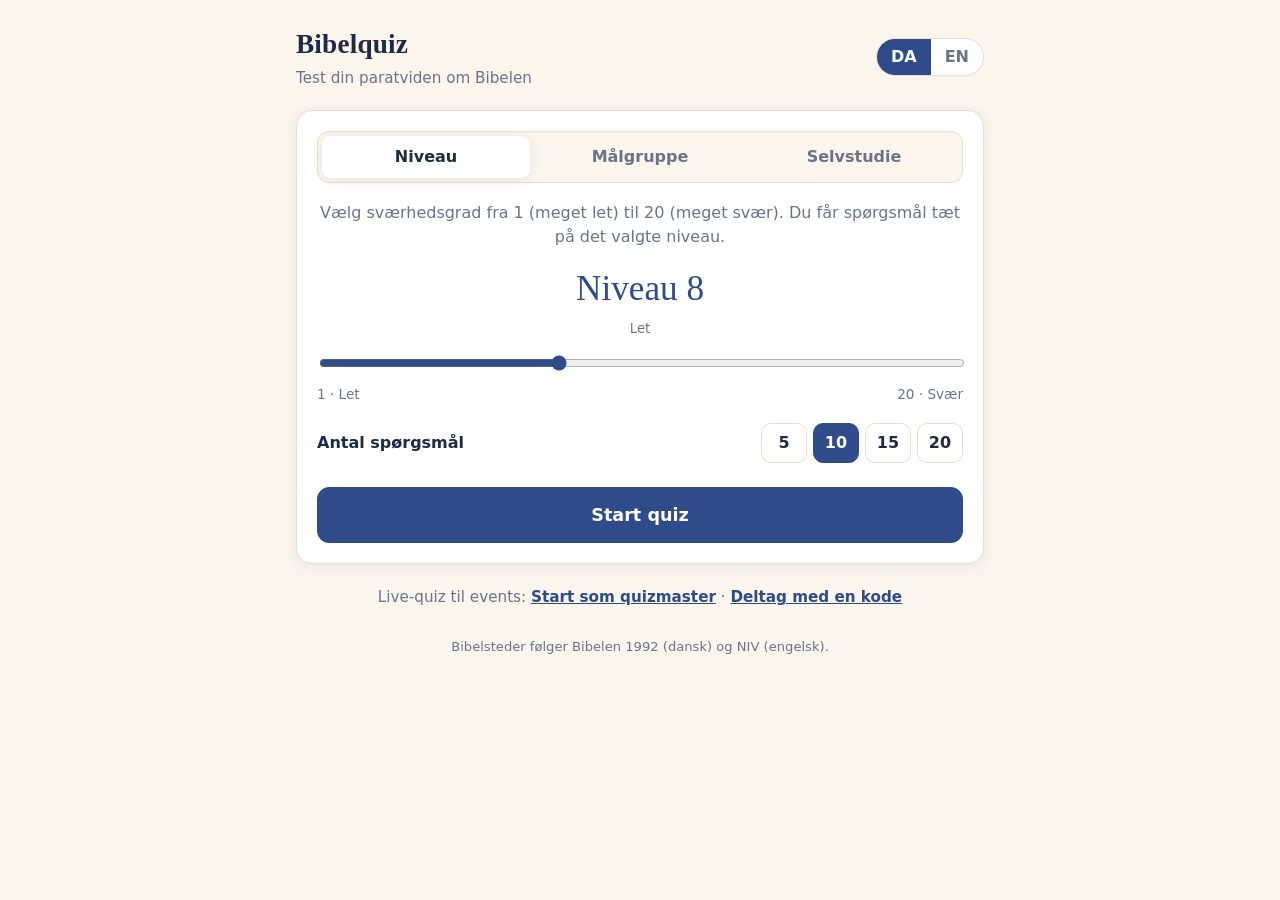
<file: index.html>
<!doctype html>
<html lang="da">
<head>
  <meta charset="utf-8">
  <meta name="viewport" content="width=device-width, initial-scale=1">
  <title>Bibelquiz</title>
  <meta name="description" content="Test din paratviden om Bibelen – Test your Bible knowledge">
  <link rel="stylesheet" href="style.css">
</head>
<body>
  <div class="wrap">
    <header class="top">
      <div class="brand">
        <h1 id="brandTitle">Bibelquiz</h1>
        <p id="brandTag"></p>
      </div>
      <div class="lang" role="group" aria-label="Sprog / Language">
        <button type="button" data-lang="da" aria-pressed="true">DA</button>
        <button type="button" data-lang="en" aria-pressed="false">EN</button>
      </div>
    </header>
    <main id="app"></main>
    <footer id="foot"></footer>
  </div>
  <script src="questions.js"></script>
  <script src="app.js"></script>
</body>
</html>
</file>
<file: style.css>
:root {
  --bg: #faf6ee;
  --panel: #ffffff;
  --ink: #1f2a44;
  --muted: #6b7388;
  --accent: #2f4b8a;
  --accent-ink: #ffffff;
  --gold: #b8892f;
  --line: #e6dfcf;
  --ok: #2e7d4f;
  --ok-bg: #e4f3ea;
  --bad: #b3402f;
  --bad-bg: #f9e5e0;
  --shadow: 0 2px 14px rgba(31, 42, 68, 0.08);
}
@media (prefers-color-scheme: dark) {
  :root {
    --bg: #141a2b;
    --panel: #1d2540;
    --ink: #eef0f7;
    --muted: #9aa3bd;
    --accent: #8fb0ff;
    --accent-ink: #101830;
    --gold: #e0b866;
    --line: #2d3757;
    --ok: #6fd39a;
    --ok-bg: #173826;
    --bad: #ff8a78;
    --bad-bg: #402019;
    --shadow: 0 2px 14px rgba(0, 0, 0, 0.35);
  }
}
* { box-sizing: border-box; }
html { -webkit-text-size-adjust: 100%; }
body {
  margin: 0;
  background: var(--bg);
  color: var(--ink);
  font: 16px/1.5 system-ui, -apple-system, "Segoe UI", Roboto, sans-serif;
  min-height: 100vh;
}
.wrap { max-width: 720px; margin: 0 auto; padding: 16px 16px 48px; }
.top { display: flex; align-items: center; justify-content: space-between; gap: 12px; padding: 8px 0 20px; }
.brand h1 { font-family: Georgia, "Times New Roman", serif; font-size: 1.7rem; margin: 0; letter-spacing: 0.2px; }
.brand p { margin: 2px 0 0; color: var(--muted); font-size: 0.95rem; }
.lang { display: flex; border: 1px solid var(--line); border-radius: 999px; overflow: hidden; background: var(--panel); }
.lang button { border: 0; background: transparent; color: var(--muted); padding: 6px 14px; font: inherit; font-weight: 600; cursor: pointer; }
.lang button[aria-pressed="true"] { background: var(--accent); color: var(--accent-ink); }
.card { background: var(--panel); border: 1px solid var(--line); border-radius: 16px; padding: 20px; box-shadow: var(--shadow); }
.tabs { display: flex; gap: 6px; margin-bottom: 18px; background: var(--bg); padding: 4px; border-radius: 12px; border: 1px solid var(--line); }
.tab { flex: 1; border: 0; background: transparent; color: var(--muted); font: inherit; font-weight: 600; padding: 9px 8px; border-radius: 9px; cursor: pointer; }
.tab[aria-selected="true"] { background: var(--panel); color: var(--ink); box-shadow: var(--shadow); }
.muted { color: var(--muted); }
.help { color: var(--muted); margin: 0 0 14px; }
.row { display: flex; align-items: center; justify-content: space-between; gap: 12px; margin: 18px 0 6px; flex-wrap: wrap; }
.label { font-weight: 600; }
.seg { display: flex; gap: 6px; }
.segbtn { border: 1px solid var(--line); background: var(--panel); color: var(--ink); font: inherit; font-weight: 600; min-width: 46px; padding: 7px 10px; border-radius: 10px; cursor: pointer; }
.segbtn[aria-pressed="true"] { background: var(--accent); color: var(--accent-ink); border-color: var(--accent); }
.btn { border: 1px solid var(--line); background: var(--panel); color: var(--ink); font: inherit; font-weight: 600; padding: 10px 16px; border-radius: 12px; cursor: pointer; }
.btn:hover { border-color: var(--accent); }
.btn.primary { background: var(--accent); color: var(--accent-ink); border-color: var(--accent); }
.btn.big { width: 100%; padding: 14px; font-size: 1.1rem; margin-top: 8px; }
.btn[disabled] { opacity: 0.45; cursor: not-allowed; }
.slider-box { text-align: center; }
.slider-box output { display: block; font-family: Georgia, serif; font-size: 2.2rem; margin: 4px 0; color: var(--accent); }
.slider-box small { color: var(--muted); display: block; margin-bottom: 8px; }
input[type="range"] { width: 100%; accent-color: var(--accent); height: 28px; }
.scale { display: flex; justify-content: space-between; color: var(--muted); font-size: 0.85rem; }
.groups { display: grid; gap: 10px; }
.gcard { text-align: left; border: 2px solid var(--line); background: var(--panel); color: var(--ink); border-radius: 14px; padding: 14px 16px; font: inherit; cursor: pointer; display: flex; justify-content: space-between; align-items: center; gap: 10px; }
.gcard strong { display: block; font-size: 1.1rem; }
.gcard span { color: var(--muted); font-size: 0.92rem; }
.gcard[aria-pressed="true"] { border-color: var(--accent); background: color-mix(in srgb, var(--accent) 10%, var(--panel)); }
.toolbar { display: flex; gap: 8px; flex-wrap: wrap; margin-bottom: 12px; }
.toolbar .btn { padding: 6px 12px; font-size: 0.9rem; }
.testament { font-family: Georgia, serif; font-size: 1.05rem; margin: 14px 0 8px; color: var(--gold); }
.chips { display: flex; flex-wrap: wrap; gap: 6px; }
.chip { position: relative; }
.chip input { position: absolute; opacity: 0; inset: 0; cursor: pointer; }
.chip span { display: inline-block; border: 1px solid var(--line); border-radius: 999px; padding: 5px 12px; font-size: 0.92rem; background: var(--bg); }
.chip input:checked + span { background: var(--accent); color: var(--accent-ink); border-color: var(--accent); font-weight: 600; }
.chip input:focus-visible + span { outline: 3px solid var(--gold); outline-offset: 2px; }
.live-link { text-align: center; margin-top: 22px; color: var(--muted); font-size: 0.95rem; }
.live-link a { color: var(--accent); font-weight: 600; }
.meta { display: flex; justify-content: space-between; color: var(--muted); font-size: 0.95rem; margin-bottom: 8px; }
.bar { height: 8px; background: var(--line); border-radius: 999px; overflow: hidden; margin-bottom: 20px; }
.bar > i { display: block; height: 100%; background: var(--accent); transition: width 0.3s; }
.tag { display: inline-block; background: var(--bg); border: 1px solid var(--line); border-radius: 999px; padding: 2px 12px; font-size: 0.85rem; color: var(--muted); margin-bottom: 10px; }
.qtext { font-family: Georgia, serif; font-size: 1.45rem; line-height: 1.35; margin: 0 0 18px; }
.options { display: grid; gap: 10px; }
.opt { text-align: left; border: 2px solid var(--line); background: var(--panel); color: var(--ink); font: inherit; padding: 14px 16px; border-radius: 12px; cursor: pointer; display: flex; gap: 12px; align-items: center; }
.opt:hover:not([disabled]) { border-color: var(--accent); }
.opt .k { display: inline-flex; width: 28px; height: 28px; align-items: center; justify-content: center; border-radius: 50%; background: var(--bg); border: 1px solid var(--line); font-weight: 700; font-size: 0.85rem; flex: none; }
.opt.correct { border-color: var(--ok); background: var(--ok-bg); }
.opt.wrong { border-color: var(--bad); background: var(--bad-bg); }
.opt.dim { opacity: 0.55; }
.opt[disabled] { cursor: default; }
.feedback { margin-top: 16px; padding: 12px 14px; border-radius: 12px; font-weight: 600; }
.feedback.ok { background: var(--ok-bg); color: var(--ok); }
.feedback.bad { background: var(--bad-bg); color: var(--bad); }
.feedback small { display: block; font-weight: 400; color: var(--muted); margin-top: 2px; }
.result { text-align: center; }
.result .big { font-family: Georgia, serif; font-size: 3.4rem; color: var(--accent); margin: 8px 0 0; }
.result .pct { color: var(--muted); }
.review { text-align: left; margin-top: 24px; }
.review h3 { font-family: Georgia, serif; margin: 0 0 10px; }
.rev { border-top: 1px solid var(--line); padding: 12px 0; }
.rev b { display: block; margin-bottom: 4px; }
.rev .bad { color: var(--bad); }
.rev .ok { color: var(--ok); }
.actions { display: grid; gap: 10px; margin-top: 20px; }
footer { margin-top: 28px; text-align: center; color: var(--muted); font-size: 0.82rem; }
button:focus-visible { outline: 3px solid var(--gold); outline-offset: 2px; }
@media (max-width: 480px) { .qtext { font-size: 1.25rem; } .tab { font-size: 0.9rem; padding: 8px 4px; } }
</file>
